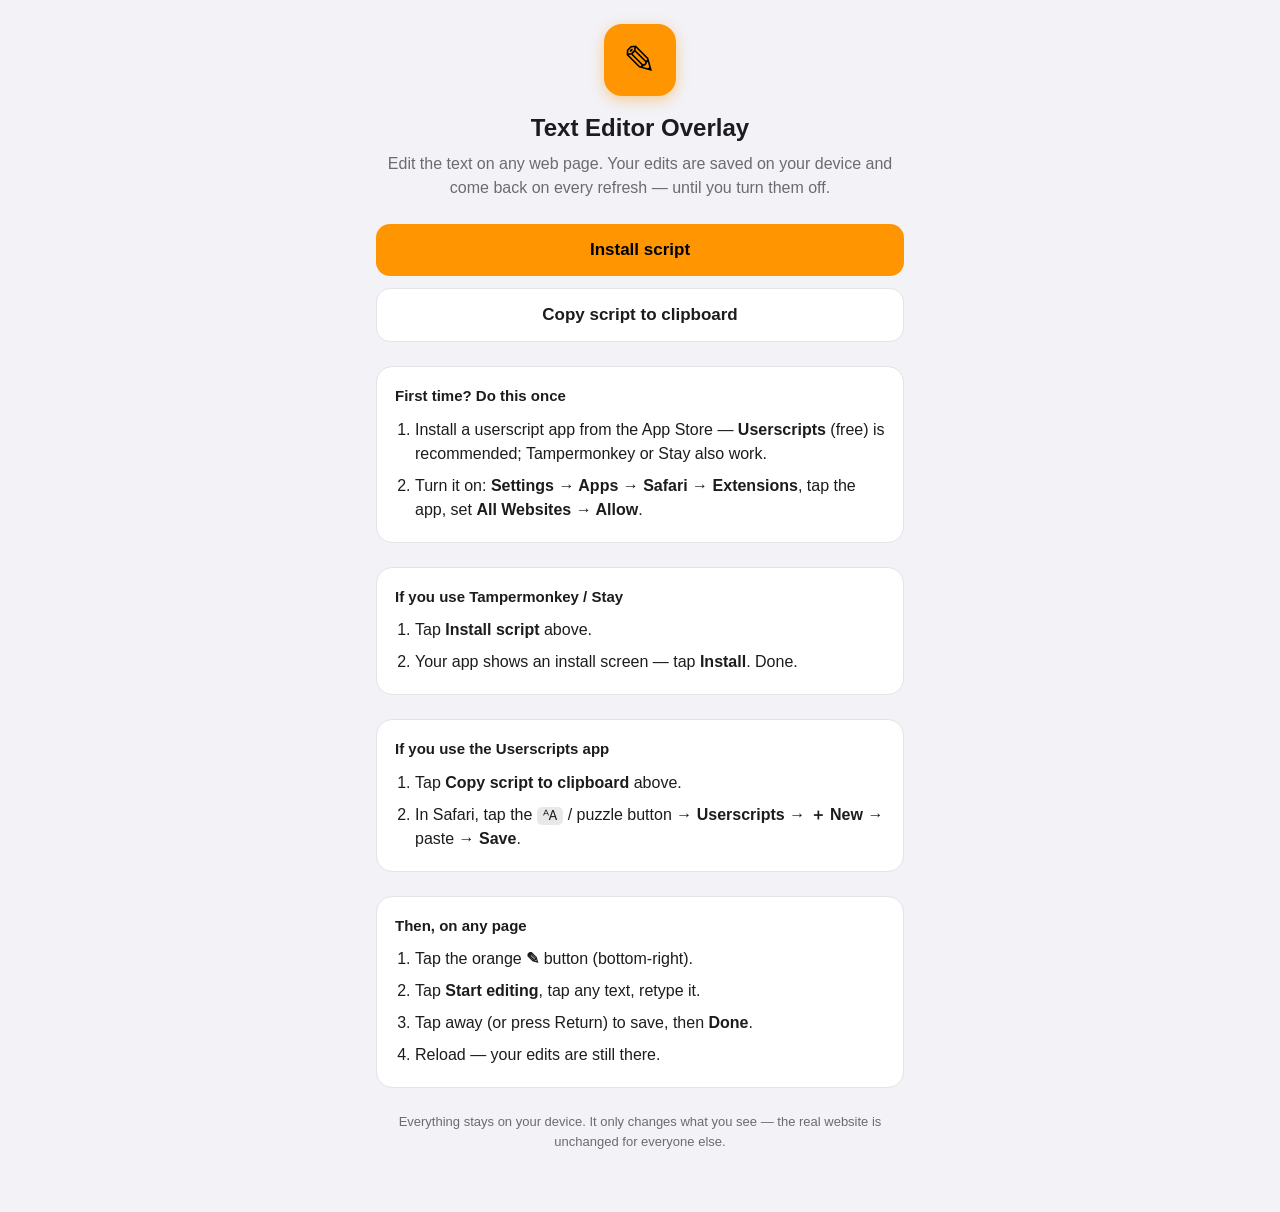
<file: docs/index.html>
<!DOCTYPE html>
<html lang="en">
  <head>
    <meta charset="utf-8" />
    <meta name="viewport" content="width=device-width, initial-scale=1" />
    <title>Text Editor Overlay — Install</title>
    <style>
      :root {
        color-scheme: light dark;
        --accent: #ff9500;
        --bg: #f2f2f7;
        --card: #ffffff;
        --fg: #1c1c1e;
        --muted: #6b6b70;
        --line: #e2e2e7;
      }
      @media (prefers-color-scheme: dark) {
        :root {
          --bg: #000000;
          --card: #1c1c1e;
          --fg: #f5f5f7;
          --muted: #9a9aa0;
          --line: #38383a;
        }
      }
      * {
        box-sizing: border-box;
      }
      body {
        margin: 0;
        padding: 24px 16px 48px;
        background: var(--bg);
        color: var(--fg);
        font: 16px/1.5 -apple-system, BlinkMacSystemFont, "Segoe UI", Roboto,
          sans-serif;
        max-width: 560px;
        margin-inline: auto;
      }
      .icon {
        width: 72px;
        height: 72px;
        border-radius: 18px;
        background: var(--accent);
        color: #000;
        font-size: 40px;
        line-height: 72px;
        text-align: center;
        margin: 0 auto 14px;
        box-shadow: 0 4px 14px rgba(255, 149, 0, 0.4);
      }
      h1 {
        text-align: center;
        font-size: 24px;
        margin: 0 0 6px;
      }
      .sub {
        text-align: center;
        color: var(--muted);
        margin: 0 0 24px;
      }
      .btn {
        display: block;
        width: 100%;
        text-align: center;
        text-decoration: none;
        border: 0;
        border-radius: 14px;
        padding: 16px;
        font: 600 17px -apple-system, BlinkMacSystemFont, sans-serif;
        cursor: pointer;
        margin-bottom: 12px;
      }
      .btn.primary {
        background: var(--accent);
        color: #000;
      }
      .btn.secondary {
        background: var(--card);
        color: var(--fg);
        border: 1px solid var(--line);
      }
      .card {
        background: var(--card);
        border: 1px solid var(--line);
        border-radius: 16px;
        padding: 18px 18px 6px;
        margin-top: 24px;
      }
      .card h2 {
        font-size: 15px;
        margin: 0 0 10px;
      }
      ol {
        margin: 0 0 14px;
        padding-left: 20px;
      }
      li {
        margin-bottom: 8px;
      }
      code {
        background: rgba(127, 127, 127, 0.18);
        padding: 1px 6px;
        border-radius: 5px;
        font-size: 14px;
      }
      .note {
        font-size: 13px;
        color: var(--muted);
        margin-top: 24px;
        text-align: center;
      }
      #copied {
        display: none;
        text-align: center;
        color: #34c759;
        font-weight: 600;
        margin: -4px 0 12px;
      }
    </style>
  </head>
  <body>
    <div class="icon">✎</div>
    <h1>Text Editor Overlay</h1>
    <p class="sub">
      Edit the text on any web page. Your edits are saved on your device and
      come back on every refresh — until you turn them off.
    </p>

    <a class="btn primary" href="text-editor-overlay.user.js" id="installBtn"
      >Install script</a
    >
    <button class="btn secondary" id="copyBtn" type="button">
      Copy script to clipboard
    </button>
    <p id="copied">✓ Copied — now paste it into your userscript app</p>

    <div class="card">
      <h2>First time? Do this once</h2>
      <ol>
        <li>
          Install a userscript app from the App Store — <b>Userscripts</b>
          (free) is recommended; Tampermonkey or Stay also work.
        </li>
        <li>
          Turn it on: <b>Settings → Apps → Safari → Extensions</b>, tap the app,
          set <b>All Websites → Allow</b>.
        </li>
      </ol>
    </div>

    <div class="card">
      <h2>If you use Tampermonkey / Stay</h2>
      <ol>
        <li>Tap <b>Install script</b> above.</li>
        <li>Your app shows an install screen — tap <b>Install</b>. Done.</li>
      </ol>
    </div>

    <div class="card">
      <h2>If you use the Userscripts app</h2>
      <ol>
        <li>Tap <b>Copy script to clipboard</b> above.</li>
        <li>
          In Safari, tap the <code>ᴬA</code> / puzzle button →
          <b>Userscripts</b> → <b>＋ New</b> → paste → <b>Save</b>.
        </li>
      </ol>
    </div>

    <div class="card">
      <h2>Then, on any page</h2>
      <ol>
        <li>Tap the orange <b>✎</b> button (bottom-right).</li>
        <li>Tap <b>Start editing</b>, tap any text, retype it.</li>
        <li>Tap away (or press Return) to save, then <b>Done</b>.</li>
        <li>Reload — your edits are still there.</li>
      </ol>
    </div>

    <p class="note">
      Everything stays on your device. It only changes what you see — the real
      website is unchanged for everyone else.
    </p>

    <script>
      var copied = document.getElementById("copied");
      document.getElementById("copyBtn").addEventListener("click", function () {
        fetch("text-editor-overlay.user.js")
          .then(function (r) {
            return r.text();
          })
          .then(function (text) {
            return navigator.clipboard.writeText(text);
          })
          .then(function () {
            copied.style.display = "block";
          })
          .catch(function () {
            // Fallback: open the raw script so the user can select-all/copy.
            window.location.href = "text-editor-overlay.user.js";
          });
      });
    </script>
  </body>
</html>
</file>
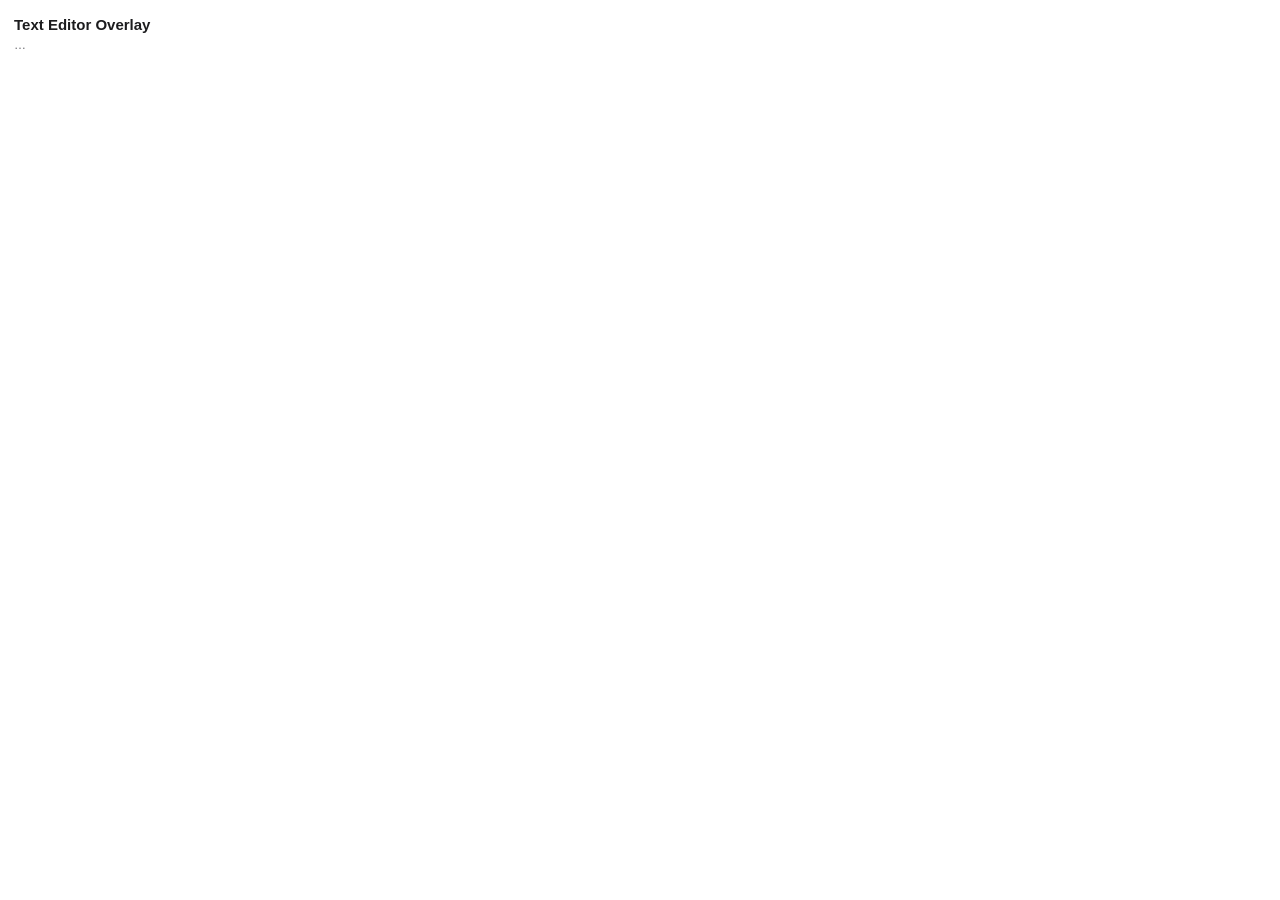
<file: safari-ios-text-editor/Resources/popup.html>
<!DOCTYPE html>
<html lang="en">
  <head>
    <meta charset="utf-8" />
    <meta name="viewport" content="width=device-width, initial-scale=1" />
    <link rel="stylesheet" href="popup.css" />
    <title>Text Editor Overlay</title>
  </head>
  <body>
    <header>
      <h1>Text Editor Overlay</h1>
      <p id="host">…</p>
    </header>

    <section id="unsupported" hidden>
      <p>This page can’t be edited. Open a normal web page and try again.</p>
    </section>

    <section id="controls" hidden>
      <button id="editBtn" class="primary" type="button">Start editing</button>

      <label class="row toggle">
        <span>
          <strong>Apply my edits here</strong>
          <em>Keeps saved edits on this site until turned off.</em>
        </span>
        <input type="checkbox" id="enabledToggle" />
      </label>

      <div class="stats">
        <span id="pageCount">0</span> edits on this page ·
        <span id="totalCount">0</span> on this site
      </div>

      <div class="row buttons">
        <button id="clearPageBtn" class="ghost" type="button">
          Reset this page
        </button>
        <button id="clearAllBtn" class="danger" type="button">
          Reset whole site
        </button>
      </div>
    </section>

    <script src="popup.js"></script>
  </body>
</html>
</file>
<file: safari-ios-text-editor/Resources/popup.css>
:root {
  color-scheme: light dark;
  --accent: #ff9500;
  --bg: #ffffff;
  --fg: #1c1c1e;
  --muted: #6b6b70;
  --line: #e5e5ea;
  --card: #f5f5f7;
  --danger: #ff3b30;
}
@media (prefers-color-scheme: dark) {
  :root {
    --bg: #1c1c1e;
    --fg: #f5f5f7;
    --muted: #9a9aa0;
    --line: #38383a;
    --card: #2c2c2e;
  }
}

* {
  box-sizing: border-box;
}
body {
  width: 300px;
  margin: 0;
  padding: 14px;
  background: var(--bg);
  color: var(--fg);
  font: 14px/1.4 -apple-system, BlinkMacSystemFont, "Segoe UI", Roboto,
    sans-serif;
}
header h1 {
  margin: 0;
  font-size: 15px;
}
header #host {
  margin: 2px 0 12px;
  color: var(--muted);
  font-size: 12px;
  word-break: break-all;
}
button {
  appearance: none;
  border: 0;
  border-radius: 10px;
  padding: 11px 14px;
  font: 600 14px -apple-system, BlinkMacSystemFont, sans-serif;
  cursor: pointer;
}
button.primary {
  width: 100%;
  background: var(--accent);
  color: #000;
}
button.primary.active {
  background: var(--danger);
  color: #fff;
}
.row {
  display: flex;
  align-items: center;
  gap: 10px;
}
.toggle {
  justify-content: space-between;
  margin: 14px 0;
  padding: 10px 12px;
  background: var(--card);
  border-radius: 10px;
}
.toggle span {
  display: flex;
  flex-direction: column;
}
.toggle em {
  font-style: normal;
  color: var(--muted);
  font-size: 12px;
}
input[type="checkbox"] {
  width: 44px;
  height: 26px;
  appearance: none;
  background: var(--line);
  border-radius: 13px;
  position: relative;
  transition: background 0.15s;
  flex: 0 0 auto;
}
input[type="checkbox"]::after {
  content: "";
  position: absolute;
  top: 2px;
  left: 2px;
  width: 22px;
  height: 22px;
  border-radius: 50%;
  background: #fff;
  transition: transform 0.15s;
}
input[type="checkbox"]:checked {
  background: #34c759;
}
input[type="checkbox"]:checked::after {
  transform: translateX(18px);
}
.stats {
  color: var(--muted);
  font-size: 12px;
  margin-bottom: 12px;
}
.buttons {
  gap: 8px;
}
button.ghost,
button.danger {
  flex: 1 1 0;
  background: var(--card);
  color: var(--fg);
}
button.danger {
  color: var(--danger);
}
#unsupported p {
  color: var(--muted);
}
</file>
